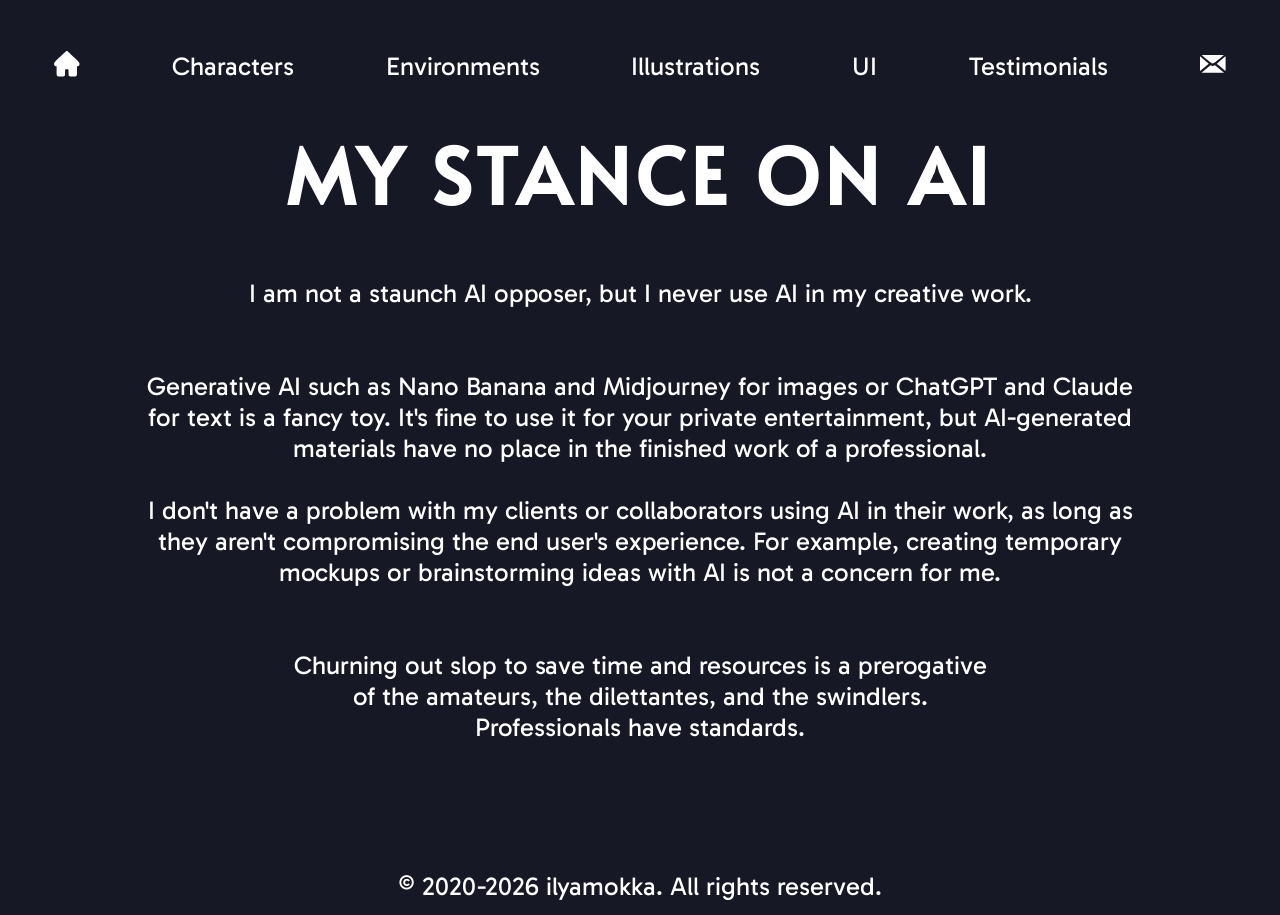
<file: ai-stance.html>
<!DOCTYPE html>
<html lang="en">
  <head>
    <meta charset="UTF-8">
    <meta name="viewport" content="width=device-width, initial-scale=1.0">
    <meta http-equiv="X-UA-Compatible" content="ie=edge">
    <title>ilyamokka's AI stance</title>
    <link rel="stylesheet" href="style.css">
    <link rel="icon" href="images/favicon.ico" type="image/x-icon">
    <script src="picture-card.js"></script>
  </head>
  <body>
    <main>
      <div class="navbar" style="margin-top: 2vw; margin-bottom: 2vw;">
        <a href="index">
          <svg
          class="navbar-current"
          
          version="1.1"
          id="svg1"
          style="width:var(--small-text-size); height:var(--small-text-size);"
          viewBox="0 0 682.66669 682.66669"
          xmlns="http://www.w3.org/2000/svg"
          xmlns:svg="http://www.w3.org/2000/svg">
          <path
              id="path1"
              class="link"
              style="fill-opacity:1;fill-rule:nonzero;stroke-width:31.8969;stroke-linecap:round;stroke-linejoin:round;paint-order:stroke fill markers"
              d="m 341.24096,1.9955902 c -2.1e-4,0 2.5e-4,0.00684 0,0.00685 -4.27427,0.00335 -14.37261,0.3643196 -33.58215,17.1674178 C 275.14494,47.610543 209.88591,107.51369 78.851101,232.05543 26.781071,281.54526 -1.4941406e-6,315.5819 -1.4941406e-6,347.40355 c 0,56.2025 53.4904334941406,59.97991 69.5112994941406,59.97991 v 213.91878 c 0,51.87406 43.571992,59.13831 43.571992,59.13831 0,0 112.04899,0.51873 133.8361,0 37.34657,-0.8892 48.2453,-21.78288 48.2453,-57.06507 V 516.34767 c 0,-22.99753 5.17605,-30.95474 26.87671,-30.95474 h 40.78713 c 19.71945,0.58116 24.67347,8.69878 24.67347,30.8384 v 107.02781 c 0,35.28219 10.89189,56.1759 48.23846,57.0651 21.78712,0.51873 133.8361,0 133.8361,0 0,0 43.57883,-7.26425 43.57883,-59.13831 V 407.27398 c 16.02086,0 69.5113,-3.77741 69.5113,-59.97991 0,-31.82165 -26.78104,-65.86512 -78.85107,-115.35495 C 472.78081,107.39738 407.52178,47.494224 375.00792,19.053534 355.79805,2.2501662 345.60503,2.0046041 341.32991,2.0024356 c -2.1e-4,-7e-6 2.5e-4,-0.00685 0,-0.00685 h -0.041 z" />
          </svg>
        </a>
        <a href="characters" class="link">Characters</a>
        <a href="environments" class="link">Environments</a>
        <a href="illustrations" class="link">Illustrations</a>
        <a href="ui" class="link">UI</a>
        <a href="testimonials" class="link">Testimonials</a>
        <a href="index?section=contact">
          <svg
          class="navbar-current"

          version="1.1"
          style="width:var(--small-text-size); height:var(--small-text-size);"
          viewBox="0 0 682.66669 475.17386">
          <path
              class="link"
              style="opacity:1;fill-opacity:1;fill-rule:nonzero;"
              d="m 44.813675,0 c 0,0 186.352765,156.37675 235.772065,197.84666 49.4193,41.4699 71.96315,41.5583 121.38371,0.0885 C 451.39006,156.46526 637.85301,1.1e-4 637.85301,1.1e-4 Z M 0,38.81582 V 432.42146 L 234.52985,235.61475 Z m 682.66669,0 c 0,0 -116.48599,97.74648 -174.72899,146.61968 l -59.8086,50.18699 c 0,0 39.21793,32.90752 58.8269,49.36126 58.57024,49.14593 175.71069,147.43771 175.71069,147.43771 z M 280.07198,273.83385 40.125406,475.17385 H 642.54128 l -239.95431,-201.34 c 0,0 -1.50503,1.26285 -6.95261,5.83387 -37.83475,27.44569 -78.81419,23.98824 -110.16621,-1.30601 -5.39617,-4.52786 -5.39617,-4.52786 -5.39617,-4.52786 z" />
          </svg>
        </a>
      </div>

      <h1 id="testimonials" class="big" style="margin-top: 0;">My stance on AI</h1>
      <div style="margin-right: 5vw; margin-left: 5vw; margin-bottom: 10vw;">
        <p class="small" style="text-align:center;margin-right: 5vw; margin-left: 5vw;">I am not a staunch AI opposer, but I never use AI in my creative work.<br><br><br>Generative AI such as Nano Banana and Midjourney for images or ChatGPT and Claude for text is a fancy toy. It's fine to use it for your private entertainment, but AI-generated materials have no place in the finished work of a professional.<br><br>I don't have a problem with my clients or collaborators using AI in their work, as long as they aren't compromising the end user's experience. For example, creating temporary mockups or brainstorming ideas with AI is not a concern for me.<br><br><br>Churning out slop to save time and resources is a prerogative<br>of the amateurs, the dilettantes, and the swindlers.<br>Professionals have standards.</p>
      </div>
      
      <p class="small">© 2020-2026 ilyamokka. All rights reserved.</p>
    </main>
  </body>
</html>
</file>
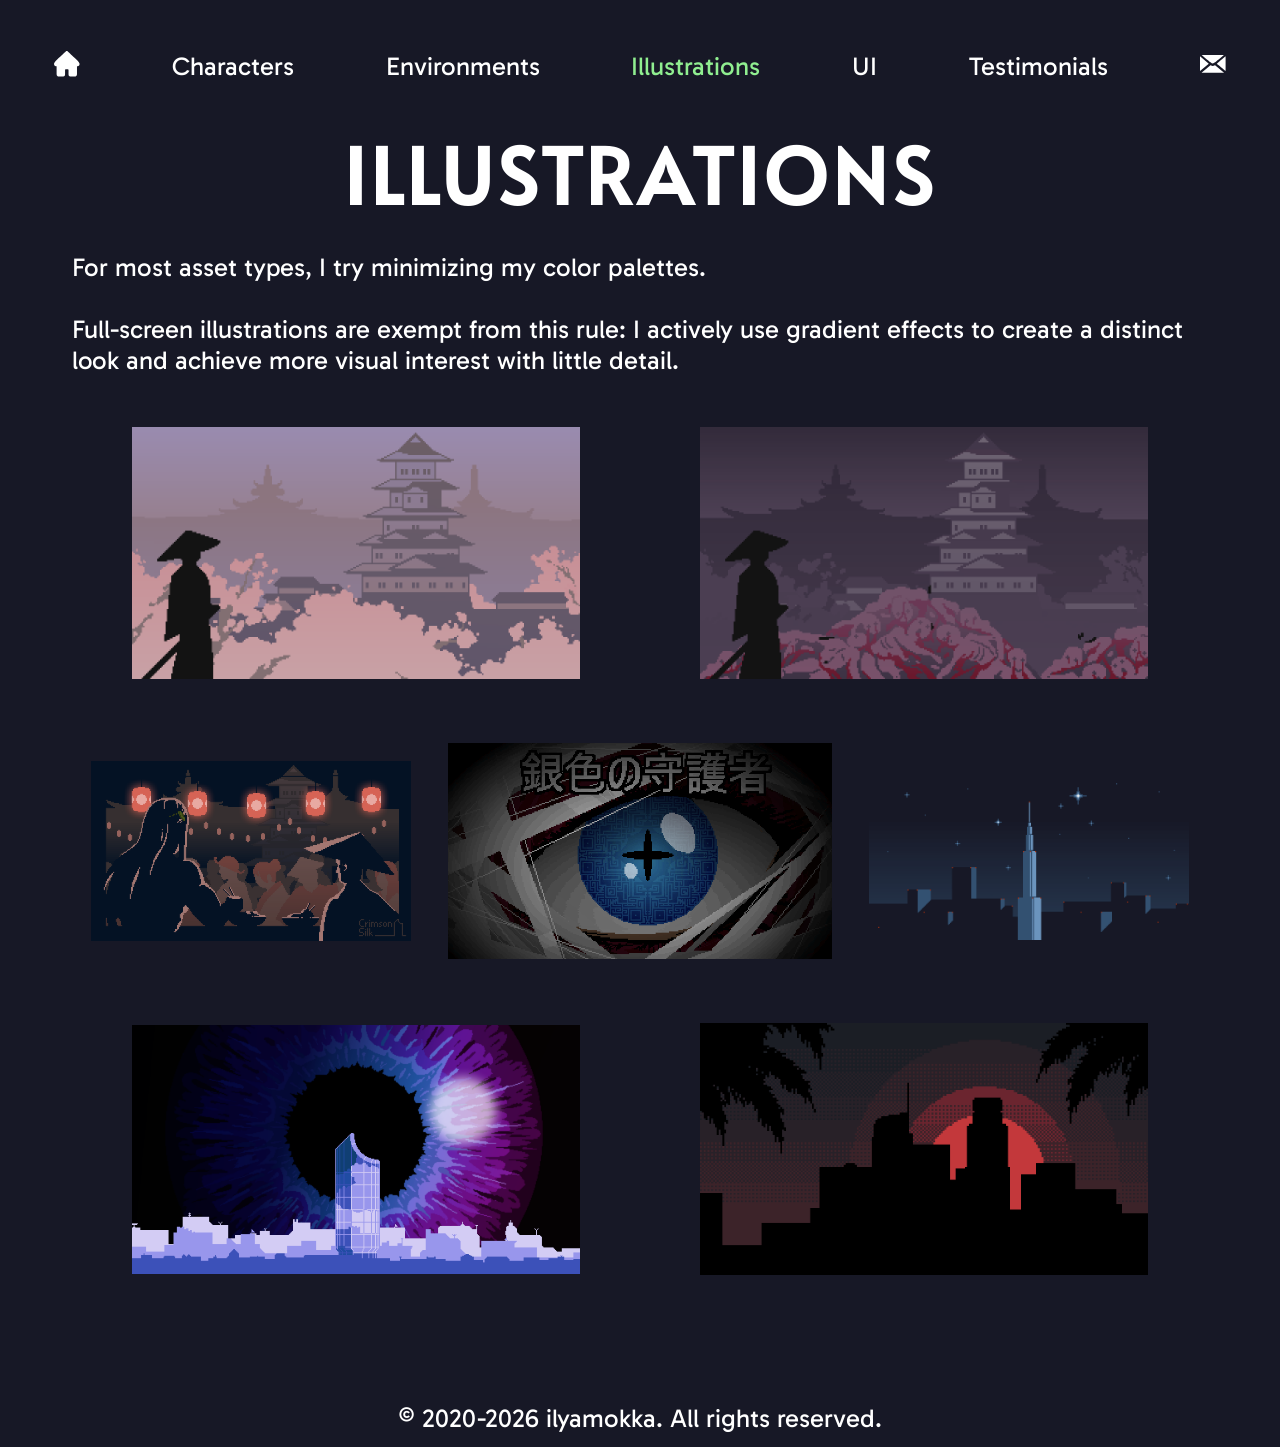
<file: illustrations.html>
<!DOCTYPE html>
<html lang="en">
  <head>
    <meta charset="UTF-8">
    <meta name="viewport" content="width=device-width, initial-scale=1.0">
    <meta http-equiv="X-UA-Compatible" content="ie=edge">
    <title>ilyamokka's illustrations</title>
    <link rel="stylesheet" href="style.css">
    <link rel="icon" href="images/favicon.ico" type="image/x-icon">
    <script src="picture-card.js"></script>
  </head>
  <body>
    <main>
      <div class="navbar" style="margin-top: 2vw; margin-bottom: 2vw;">
        <!-- <a href="index" class="link">Home</a> -->
         <a href="index">
         <svg
          class="navbar-current"
          
          version="1.1"
          id="svg1"
            style="width:var(--small-text-size); height:var(--small-text-size);"
          viewBox="0 0 682.66669 682.66669"
          xmlns="http://www.w3.org/2000/svg"
          xmlns:svg="http://www.w3.org/2000/svg">
          <path
            id="path1"
            class="link"
            style="fill-opacity:1;fill-rule:nonzero;stroke-width:31.8969;stroke-linecap:round;stroke-linejoin:round;paint-order:stroke fill markers"
            d="m 341.24096,1.9955902 c -2.1e-4,0 2.5e-4,0.00684 0,0.00685 -4.27427,0.00335 -14.37261,0.3643196 -33.58215,17.1674178 C 275.14494,47.610543 209.88591,107.51369 78.851101,232.05543 26.781071,281.54526 -1.4941406e-6,315.5819 -1.4941406e-6,347.40355 c 0,56.2025 53.4904334941406,59.97991 69.5112994941406,59.97991 v 213.91878 c 0,51.87406 43.571992,59.13831 43.571992,59.13831 0,0 112.04899,0.51873 133.8361,0 37.34657,-0.8892 48.2453,-21.78288 48.2453,-57.06507 V 516.34767 c 0,-22.99753 5.17605,-30.95474 26.87671,-30.95474 h 40.78713 c 19.71945,0.58116 24.67347,8.69878 24.67347,30.8384 v 107.02781 c 0,35.28219 10.89189,56.1759 48.23846,57.0651 21.78712,0.51873 133.8361,0 133.8361,0 0,0 43.57883,-7.26425 43.57883,-59.13831 V 407.27398 c 16.02086,0 69.5113,-3.77741 69.5113,-59.97991 0,-31.82165 -26.78104,-65.86512 -78.85107,-115.35495 C 472.78081,107.39738 407.52178,47.494224 375.00792,19.053534 355.79805,2.2501662 345.60503,2.0046041 341.32991,2.0024356 c -2.1e-4,-7e-6 2.5e-4,-0.00685 0,-0.00685 h -0.041 z" />
        </svg>
        </a>
        <a href="characters" class="link">Characters</a>
        <a href="environments" class="link">Environments</a>
        <a href="#illustrations" class="navbar-current">Illustrations</a>
        <a href="ui" class="link">UI</a>
        <a href="testimonials" class="link">Testimonials</a>
        <a href="index?section=contact">
        <svg
          class="navbar-current"

          version="1.1"
          style="width:var(--small-text-size); height:var(--small-text-size);"
          viewBox="0 0 682.66669 475.17386">
          <path
            class="link"
            style="opacity:1;fill-opacity:1;fill-rule:nonzero;"
            d="m 44.813675,0 c 0,0 186.352765,156.37675 235.772065,197.84666 49.4193,41.4699 71.96315,41.5583 121.38371,0.0885 C 451.39006,156.46526 637.85301,1.1e-4 637.85301,1.1e-4 Z M 0,38.81582 V 432.42146 L 234.52985,235.61475 Z m 682.66669,0 c 0,0 -116.48599,97.74648 -174.72899,146.61968 l -59.8086,50.18699 c 0,0 39.21793,32.90752 58.8269,49.36126 58.57024,49.14593 175.71069,147.43771 175.71069,147.43771 z M 280.07198,273.83385 40.125406,475.17385 H 642.54128 l -239.95431,-201.34 c 0,0 -1.50503,1.26285 -6.95261,5.83387 -37.83475,27.44569 -78.81419,23.98824 -110.16621,-1.30601 -5.39617,-4.52786 -5.39617,-4.52786 -5.39617,-4.52786 z" />
        </svg>
        </a>
      </div>
      <h1 id="illustrations" class="big" style="margin-top: 0; margin-bottom: 1vw;">Illustrations</h1>
      <p class="paragraph">For most asset types, I try minimizing my color palettes.<br><br>Full-screen illustrations are exempt from this rule: I actively use gradient effects to create a distinct look and achieve more visual interest with little detail.</p>
      <div class="gallery" style="margin-bottom: 10vw;">
        <picture-card src="images/illustrations/more/sakura.png" w="35vw" rl="right" cap="Before" href="itself"></picture-card>
        <picture-card src="images/illustrations/more/flies.gif" w="35vw" rl="left" cap="After" href="itself"></picture-card>

        <!-- <picture-card src="images/illustrations/more/illustrations3.png" w="20vw" href="itself" style="flex-basis: 90%;"></picture-card> -->

        <picture-card src="images/illustrations/more/ill-1-food-stand.png" cap="Yatai" w="25vw" rl="right" href="itself"></picture-card>
        <picture-card src="images/illustrations/abilities.gif" w="30vw" href="itself"></picture-card>
        <picture-card src="images/meltdown-screenshake.gif" cap="AKIRA-style explosion" w="25vw" rl="left" href="itself"></picture-card>

        <picture-card src="images/illustrations/more/eye-in-the-sky.png" w="35vw" rl="right" href="itself"></picture-card>
        <picture-card src="images/illustrations/hero-unused.png" w="35vw" rl="left" href="itself"></picture-card>

        <!-- <picture-card src="images/illustrations/more/trailer-logos4.png" w="35vw" rl="right" href="itself"></picture-card>
        <picture-card src="images/illustrations/more/mespa-slideshow-updated.png" w="35vw" rl="left" href="itself"></picture-card> -->
      </div>
      <p class="small">© 2020-2026 ilyamokka. All rights reserved.</p>
    </main>
  </body>
</html>
</file>
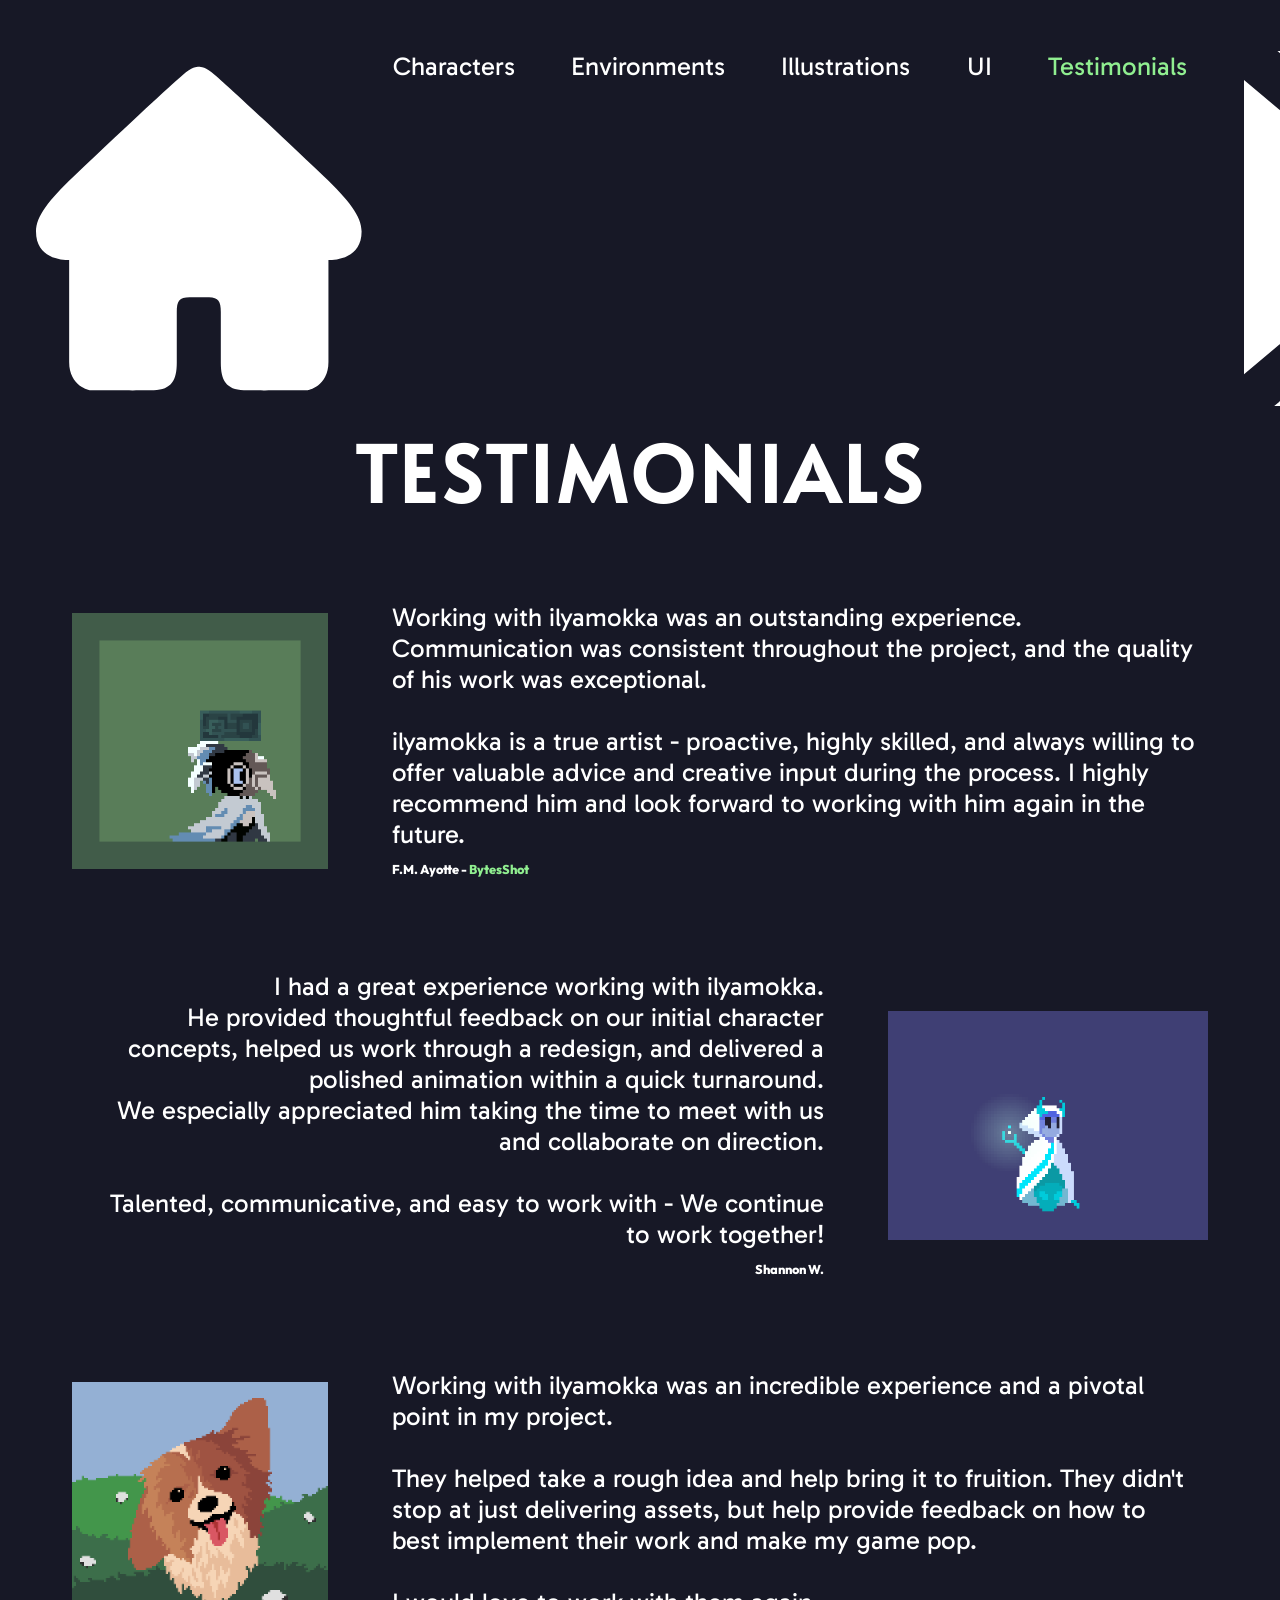
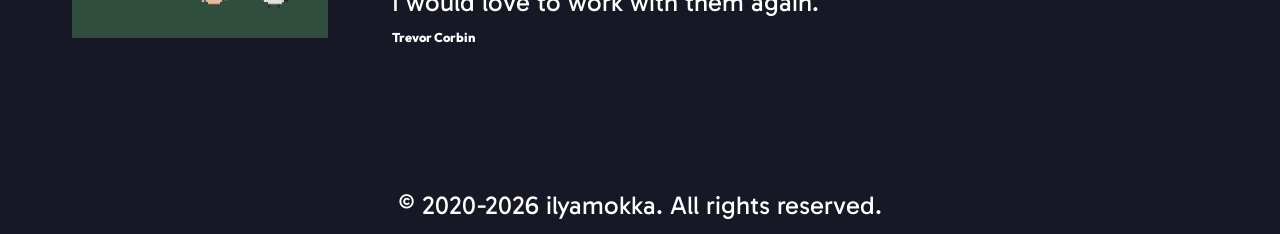
<file: testimonials.html>
<!DOCTYPE html>
<html lang="en">
  <head>
    <meta charset="UTF-8">
    <meta name="viewport" content="width=device-width, initial-scale=1.0">
    <meta http-equiv="X-UA-Compatible" content="ie=edge">
    <title>ilyamokka's portfolio</title>
    <link rel="stylesheet" href="style.css">
    <link rel="icon" href="images/favicon.ico" type="image/x-icon">
    <script src="picture-card.js"></script>
  </head>
  <body>
    <main>
      <div class="navbar" style="margin-top: 2vw; margin-bottom: 2vw;">
        <!-- <p onclick="document.getElementById('hi').scrollIntoView()" class="navbar-current">Home</p> -->
        <a href="index">
         <svg
          class="navbar-current"
          
          version="1.1"
          id="svg1"
          width="var(--small-text-size)"
          height="var(--small-text-size)"
          viewBox="0 0 682.66669 682.66669"
          xmlns="http://www.w3.org/2000/svg"
          xmlns:svg="http://www.w3.org/2000/svg">
          <path
            id="path1"
            class="link"
            style="fill-opacity:1;fill-rule:nonzero;stroke-width:31.8969;stroke-linecap:round;stroke-linejoin:round;paint-order:stroke fill markers"
            d="m 341.24096,1.9955902 c -2.1e-4,0 2.5e-4,0.00684 0,0.00685 -4.27427,0.00335 -14.37261,0.3643196 -33.58215,17.1674178 C 275.14494,47.610543 209.88591,107.51369 78.851101,232.05543 26.781071,281.54526 -1.4941406e-6,315.5819 -1.4941406e-6,347.40355 c 0,56.2025 53.4904334941406,59.97991 69.5112994941406,59.97991 v 213.91878 c 0,51.87406 43.571992,59.13831 43.571992,59.13831 0,0 112.04899,0.51873 133.8361,0 37.34657,-0.8892 48.2453,-21.78288 48.2453,-57.06507 V 516.34767 c 0,-22.99753 5.17605,-30.95474 26.87671,-30.95474 h 40.78713 c 19.71945,0.58116 24.67347,8.69878 24.67347,30.8384 v 107.02781 c 0,35.28219 10.89189,56.1759 48.23846,57.0651 21.78712,0.51873 133.8361,0 133.8361,0 0,0 43.57883,-7.26425 43.57883,-59.13831 V 407.27398 c 16.02086,0 69.5113,-3.77741 69.5113,-59.97991 0,-31.82165 -26.78104,-65.86512 -78.85107,-115.35495 C 472.78081,107.39738 407.52178,47.494224 375.00792,19.053534 355.79805,2.2501662 345.60503,2.0046041 341.32991,2.0024356 c -2.1e-4,-7e-6 2.5e-4,-0.00685 0,-0.00685 h -0.041 z" />
        </svg>
        </a>
        <a href="characters" class="link">Characters</a>
        <a href="environments" class="link">Environments</a>
        <a href="illustrations" class="link">Illustrations</a>
        <a href="ui" class="link">UI</a>
        <a href="#testimonials" class="navbar-current">Testimonials</a>
        <!-- <p onclick="document.getElementById('contact').scrollIntoView()" class="link">Contact</p> -->
        <a href="index?section=contact">
        <svg
          class="navbar-current"

          version="1.1"
          height="var(--small-text-size)"
          viewBox="0 0 682.66669 475.17386">
          <path
            class="link"
            style="opacity:1;fill-opacity:1;fill-rule:nonzero;"
            d="m 44.813675,0 c 0,0 186.352765,156.37675 235.772065,197.84666 49.4193,41.4699 71.96315,41.5583 121.38371,0.0885 C 451.39006,156.46526 637.85301,1.1e-4 637.85301,1.1e-4 Z M 0,38.81582 V 432.42146 L 234.52985,235.61475 Z m 682.66669,0 c 0,0 -116.48599,97.74648 -174.72899,146.61968 l -59.8086,50.18699 c 0,0 39.21793,32.90752 58.8269,49.36126 58.57024,49.14593 175.71069,147.43771 175.71069,147.43771 z M 280.07198,273.83385 40.125406,475.17385 H 642.54128 l -239.95431,-201.34 c 0,0 -1.50503,1.26285 -6.95261,5.83387 -37.83475,27.44569 -78.81419,23.98824 -110.16621,-1.30601 -5.39617,-4.52786 -5.39617,-4.52786 -5.39617,-4.52786 z" />
        </svg>
        </a>
      </div>

      <h1 id="testimonials" class="big" style="margin-top: 0; margin-bottom: 5vw;">Testimonials</h1>
      <div style="margin-right: 5vw; margin-left: 5vw; margin-bottom: 10vw; margin-top: 1vw;">
        <!-- <div style="display: flex; justify-content: start; margin-bottom: 5vw;">
            <picture-card src="images/ui/branding/dailies-light-1024.png" fallback="gif" w="20vw" cap="Dailies app icon" href="itself"></picture-card>
            <p class="small" style="text-align:left;">Lorem ipsum dolor sit amet.<br><b style="font-size: var(--smaller-text-size);">Tommy Atkins, ACME Inc.</b></p>
        </div> -->
        <div style="display: flex; justify-content: end; margin-bottom: 5vw; align-items: center;">
          <picture-card src="images/characters/actions/bonk-post.gif" fallback="gif" w="20vw" cap="App icon and character assets" rl="right" href="itself"></picture-card>
          <p class="small" style="text-align:left; margin-left: 5vw;">Working with ilyamokka was an outstanding experience. Communication was consistent throughout the project, and the quality of his work was exceptional.<br><br>ilyamokka is a true artist - proactive, highly skilled, and always willing to offer valuable advice and creative input during the process. I highly recommend him and look forward to working with him again in the future.<br><b style="font-size: var(--smaller-text-size);">F.M. Ayotte - <a href="https://bytesshot.com" class="inline-link">BytesShot</a></b></p>
        </div>
        <div style="display: flex; justify-content: end; margin-bottom: 5vw; align-items: center;">
          <p class="small" style="text-align:right; margin-right: 5vw; ">I had a great experience working with ilyamokka.<br>He provided thoughtful feedback on our initial character concepts, helped us work through a redesign, and delivered a polished animation within a quick turnaround.<br>We especially appreciated him taking the time to meet with us and collaborate on direction.<br><br>Talented, communicative, and easy to work with - We continue to work together!<br><b style="font-size: var(--smaller-text-size);">Shannon W.</b></p>
          <picture-card src="images/characters/actions/hit.gif" fallback="gif" w="25vw" cap="Character redesign and animation" rl="left" href="itself"></picture-card>
        </div>
        <div style="display: flex; justify-content: end; margin-bottom: 10vw; align-items: center;">
          <picture-card src="images/characters/portraits/corgi.png" fallback="gif" w="20vw" cap="App icon and character assets" rl="right" href="itself"></picture-card>
          <p class="small" style="text-align:left; margin-left: 5vw; ">Working with ilyamokka was an incredible experience and a pivotal point in my project.<br><br>They helped take a rough idea and help bring it to fruition. They didn't stop at just delivering assets, but help provide feedback on how to best implement their work and make my game pop.<br><br>I would love to work with them again.<br><b style="font-size: var(--smaller-text-size);">Trevor Corbin</b></p>
        </div>
      </div>
      
      <p class="small">© 2020-2026 ilyamokka. All rights reserved.</p>
    </main>
  </body>
</html>
</file>
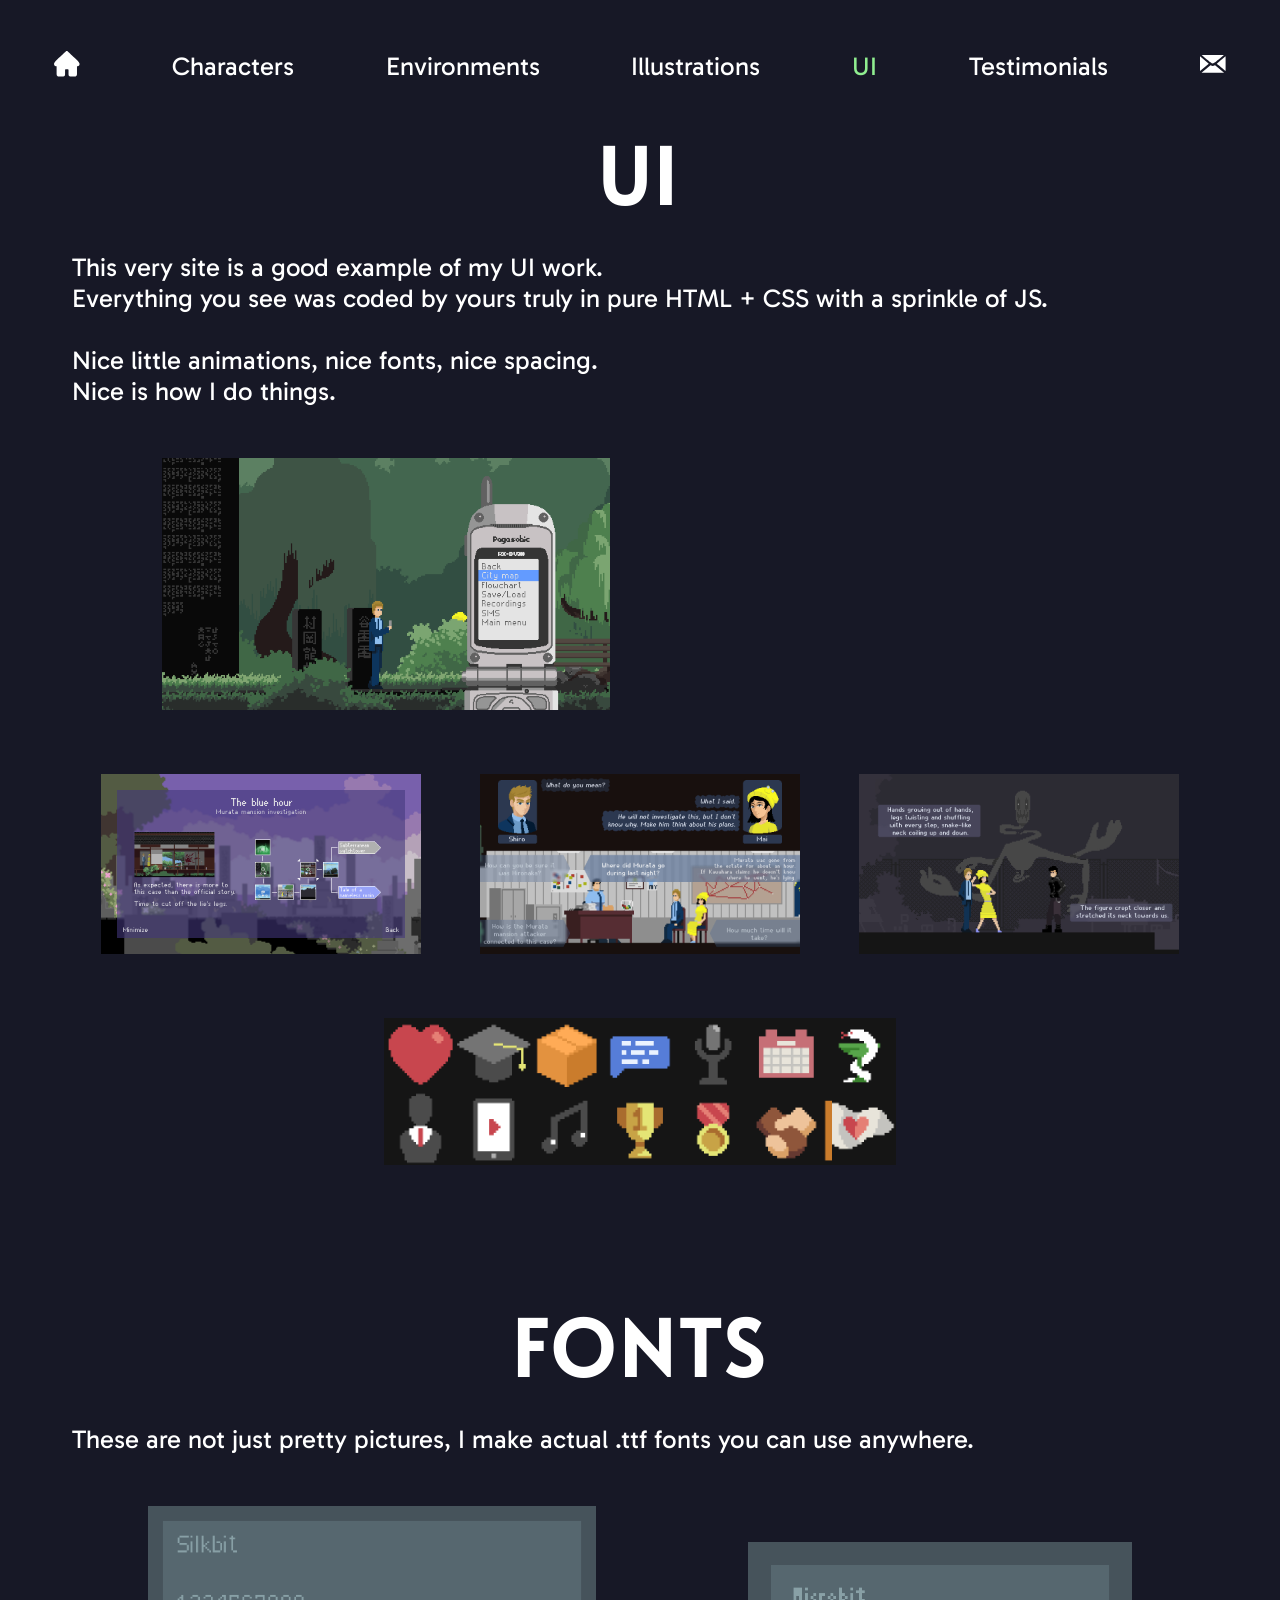
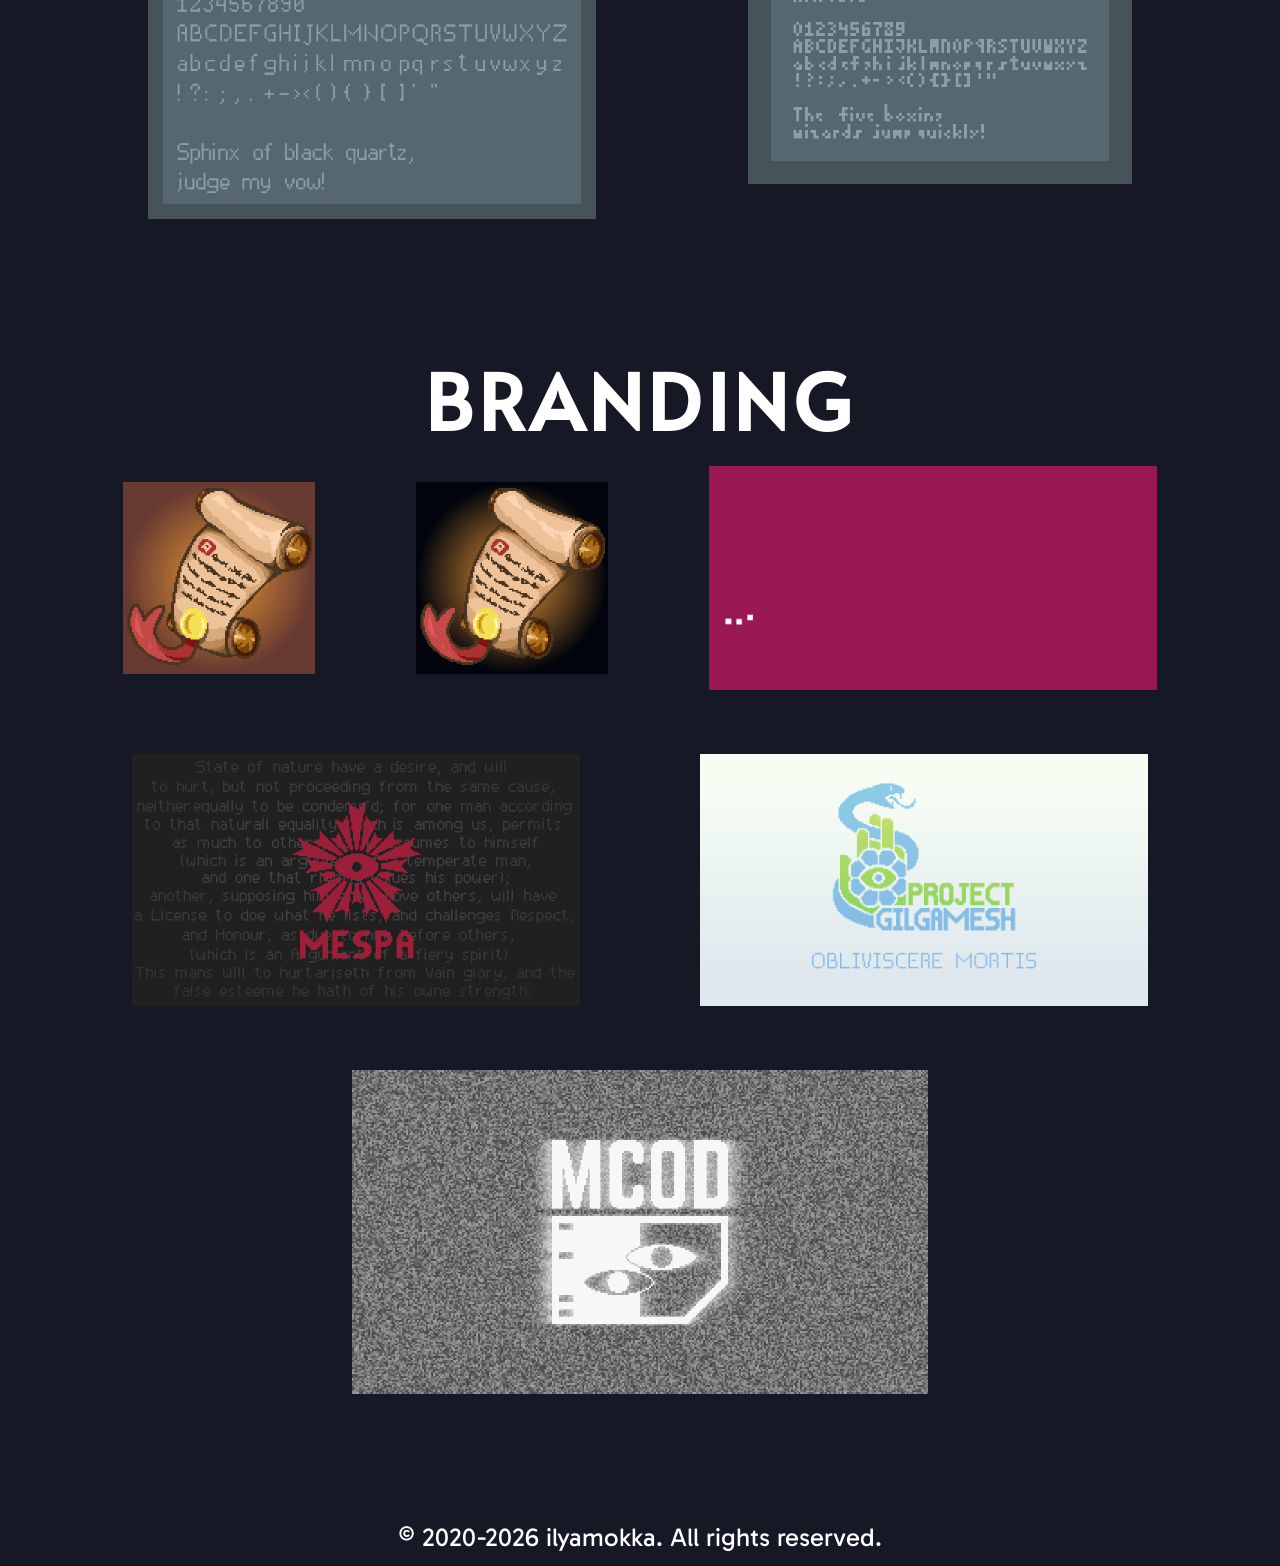
<file: ui.html>
<!DOCTYPE html>
<html lang="en">
  <head>
    <meta charset="UTF-8">
    <meta name="viewport" content="width=device-width, initial-scale=1.0">
    <meta http-equiv="X-UA-Compatible" content="ie=edge">
    <title>ilyamokka's UI</title>
    <link rel="stylesheet" href="style.css">
    <link rel="icon" href="images/favicon.ico" type="image/x-icon">
    <script src="picture-card.js"></script>
  </head>
  <body>
    <main>
      <div class="navbar" style="margin-top: 2vw; margin-bottom: 2vw;">
        <!-- <a href="index" class="link">Home</a> -->
        <a href="index">
        <svg
          class="navbar-current"
          
          version="1.1"
          id="svg1"
          style="width:var(--small-text-size); height:var(--small-text-size);"
          viewBox="0 0 682.66669 682.66669"
          xmlns="http://www.w3.org/2000/svg"
          xmlns:svg="http://www.w3.org/2000/svg">
          <path
            id="path1"
            class="link"
            style="fill-opacity:1;fill-rule:nonzero;stroke-width:31.8969;stroke-linecap:round;stroke-linejoin:round;paint-order:stroke fill markers"
            d="m 341.24096,1.9955902 c -2.1e-4,0 2.5e-4,0.00684 0,0.00685 -4.27427,0.00335 -14.37261,0.3643196 -33.58215,17.1674178 C 275.14494,47.610543 209.88591,107.51369 78.851101,232.05543 26.781071,281.54526 -1.4941406e-6,315.5819 -1.4941406e-6,347.40355 c 0,56.2025 53.4904334941406,59.97991 69.5112994941406,59.97991 v 213.91878 c 0,51.87406 43.571992,59.13831 43.571992,59.13831 0,0 112.04899,0.51873 133.8361,0 37.34657,-0.8892 48.2453,-21.78288 48.2453,-57.06507 V 516.34767 c 0,-22.99753 5.17605,-30.95474 26.87671,-30.95474 h 40.78713 c 19.71945,0.58116 24.67347,8.69878 24.67347,30.8384 v 107.02781 c 0,35.28219 10.89189,56.1759 48.23846,57.0651 21.78712,0.51873 133.8361,0 133.8361,0 0,0 43.57883,-7.26425 43.57883,-59.13831 V 407.27398 c 16.02086,0 69.5113,-3.77741 69.5113,-59.97991 0,-31.82165 -26.78104,-65.86512 -78.85107,-115.35495 C 472.78081,107.39738 407.52178,47.494224 375.00792,19.053534 355.79805,2.2501662 345.60503,2.0046041 341.32991,2.0024356 c -2.1e-4,-7e-6 2.5e-4,-0.00685 0,-0.00685 h -0.041 z" />
        </svg>
        </a>
        <a href="characters" class="link">Characters</a>
        <a href="environments" class="link">Environments</a>
        <a href="illustrations" class="link">Illustrations</a>
        <a href="#ui" class="navbar-current">UI</a>
        <a href="testimonials" class="link">Testimonials</a>
        <a href="index?section=contact">
        <svg
          class="navbar-current"

          version="1.1"
          style="width:var(--small-text-size); height:var(--small-text-size);"
          viewBox="0 0 682.66669 475.17386">
          <path
            class="link"
            style="opacity:1;fill-opacity:1;fill-rule:nonzero;"
            d="m 44.813675,0 c 0,0 186.352765,156.37675 235.772065,197.84666 49.4193,41.4699 71.96315,41.5583 121.38371,0.0885 C 451.39006,156.46526 637.85301,1.1e-4 637.85301,1.1e-4 Z M 0,38.81582 V 432.42146 L 234.52985,235.61475 Z m 682.66669,0 c 0,0 -116.48599,97.74648 -174.72899,146.61968 l -59.8086,50.18699 c 0,0 39.21793,32.90752 58.8269,49.36126 58.57024,49.14593 175.71069,147.43771 175.71069,147.43771 z M 280.07198,273.83385 40.125406,475.17385 H 642.54128 l -239.95431,-201.34 c 0,0 -1.50503,1.26285 -6.95261,5.83387 -37.83475,27.44569 -78.81419,23.98824 -110.16621,-1.30601 -5.39617,-4.52786 -5.39617,-4.52786 -5.39617,-4.52786 z" />
        </svg>
        </a>
      </div>
      
      <h1 id="ui" class="big" style="margin-top: 0; margin-bottom: 1vw;">UI</h1>
      <p class="paragraph">This very site is a good example of my UI work.<br>Everything you see was coded by yours truly in pure HTML + CSS with a sprinkle of JS.<br><br>Nice little animations, nice fonts, nice spacing.<br>Nice is how I do things.</p>
      <div class="gallery" style="margin-bottom: 10vw;">
        <picture-card src="images/ui/phone-mockup.gif" w="35vw" cap="Mockup" fs="1vw" rl="right" bg="#406746" style="flex-basis: 50%;" href="itself"></picture-card>
        
        <!-- <div class="move-left" style="display:block;margin:auto;">
                <video style="width: 35vw;" loop autoplay muted>
                        <source src="images/ui/more/phone-menu.mp4" type="video/mp4"/>
                </video>
                <p class="image-text centered-at-the-bottom" style="font-size:1vw; background-color:#406746;">Implementation</p>
        </div> -->

        <picture-card src="images/ui/more/phone-menu.mp4" fallback="png" w="35vw" cap="Implementation" fs="1vw" rl="left" href="itself"></picture-card>
        <picture-card src="images/ui/more/graph.jpg" w="25vw" cap="Story flowchart menu" fs="1vw" rl="right" href="itself"></picture-card>
        <picture-card src="images/ui/more/dialogue.jpg" w="25vw" cap="Dialogue system" fs="1vw" href="itself"></picture-card>
        <picture-card src="images/ui/more/textboxes.jpg" w="25vw" cap="Floating textboxes" fs="1vw" rl="left" href="itself"></picture-card>
        <picture-card src="images/ui/august-icons.png" w="40vw" cap="UI icons" fs="1vw" href="itself"></picture-card>
      </div>

      <h1 id="fonts" class="big" style="margin-top: 0; margin-bottom: 1vw;">Fonts</h1>
      <p class="paragraph">These are not just pretty pictures, I make actual .ttf fonts you can use anywhere.</p>
      <div class="gallery" style="margin-bottom: 10vw;">
        <picture-card src="images/ui/fonts/silkbit.png" w="35vw" cap="Silkbit: Readable interface font" href="itself"></picture-card>
        <picture-card src="images/ui/fonts/microbit.png" w="30vw" cap="Microbit: Minimal 3x5 font" href="itself"></picture-card>
      </div>

      <h1 id="branding" class="big" style="margin-top: 0; margin-bottom: 1vw;">Branding</h1>
      <div class="gallery" style="margin-bottom: 10vw;">
        <picture-card src="images/ui/branding/dailies-light-1024.png" w="15vw" cap="App icon light" href="itself"></picture-card>
        <picture-card src="images/ui/branding/dailies-dark-1024.png" w="15vw" cap="App icon dark" href="itself"></picture-card>
        <picture-card src="images/ui/animated-logo.gif" w="35vw" cap="SVG logo animated with Rive" href="itself"></picture-card>

        
        <picture-card src="images/ui/branding/mespa-slideshow-updated.png" w="35vw" cap="In-game graphic" href="itself"></picture-card>
        <picture-card src="images/ui/branding/trailer-logos4.png" w="35vw" cap="In-game graphic" href="itself"></picture-card>
        <picture-card src="images/ui/branding/mcod.gif" w="45vw" cap="In-game graphic" href="itself"></picture-card>
      </div>
      <p class="small">© 2020-2026 ilyamokka. All rights reserved.</p>
    </main>
  </body>
</html>
</file>
<file: style.css>
@font-face {
  font-family: ParagraphFontRegular;
  src: url(fonts/Gabarito-Regular.ttf);
}

@font-face {
  font-family: ParagraphFontBold;
  src: url(fonts/Outfit-ExtraBold.ttf);
}

@font-face {
  font-family: CityFont;
  src: url(fonts/VinaSans-Regular.ttf);
}

@font-face {
  font-family: TitleFont;
  src: url(fonts/Alata-Regular.ttf);
}

:root {
  --tiny-text-size: 0.5vw;
  --smaller-text-size: 1vw;
  --small-text-size: 2vw;
  --big-text-size: 6vw;
  --navbar-padding-top: 1vw;
  --navbar-padding-bottom: 0vw;
  --navbar-row-gap: 1vw;

  /* --theme-color: #b5ad08; */
  --theme-color: lightgreen;
  --shadow-color: rgba(5, 5, 20, 1);
  --gap-5vw: 5vw;
}

@media screen and (min-width: 800px) and (max-width: 1200px) {
    :root {
      --tiny-text-size: 0.75vw;
      --smaller-text-size: 1.5vw;
      --small-text-size: 3vw;
      --big-text-size: 7vw;
      --navbar-padding-top: 3vw;
      --navbar-padding-bottom: 2vw;
      --navbar-row-gap: 2vw;
    }
}

@media screen and (min-width: 400px) and (max-width: 800px) {
    :root {
      --tiny-text-size: 1vw;
      --smaller-text-size: 2vw;
      --small-text-size: 4vw;
      --big-text-size: 8vw;
      --navbar-padding-top: 5vw;
      --navbar-padding-bottom: 4vw;
      --navbar-row-gap: 3vw;
      /* --gap-5vw: 0; */
    }
    /* img[style] {
      width: fill !important;
    } */
}

@media screen and (max-width: 400px) {
    :root {
      --tiny-text-size: 1.25vw;
      --smaller-text-size: 2.5vw;
      --small-text-size: 5vw;
      --big-text-size: 9vw;
      --navbar-padding-top: 7vw;
      --navbar-padding-bottom: 6vw;
      --navbar-row-gap: 4vw;
      /* --gap-5vw: 0; */
    }
    /* img[style] {
      width: fill !important;
    } */
}

.navbar {
  position: sticky;
  padding-top: var(--navbar-padding-top);
  top: -1vw;
  padding-bottom: var(--navbar-padding-bottom);
  background-color: #171826;
  display: flex;
  flex-direction: row;
  justify-content: space-around;
  flex-wrap: wrap;
  row-gap: var(--navbar-row-gap);
  z-index: 9999;
}

* {
  scroll-behavior: smooth;
  scrollbar-color: white #171826;
  scrollbar-width: thin;
  /* scrollbar-width: none; */
  transition: all 0.1s ease-out;
}

html {
  background-color: #171826;
  overflow-x: hidden;
}

b {
    font-family: ParagraphFontBold !important;
}

img {
  image-rendering: optimizeQuality;
  vertical-align: bottom;
  stroke-width: 2;
  stroke-color: white;

  object-fit: cover;
}

.move-view {
  display: block;
  margin:auto;
  max-width: 90%;
  max-height: 80vh;
}

.move-view:hover {
  /* transition-duration: 0s; */
  cursor: pointer;
  transform: scale(1.05);
  z-index: 99999;
}

.move-view:active {
  transform: scale(1);
}

/* .move-view:active {
  transition-duration: 0s;
  transform: scale(1) translate(-50%, -50%);
  max-width: none;
  max-height: none;
  position:fixed;
  top:50%;
  left:50%;
  width: 90vw;
  height: 90vh;
  object-fit: contain;
  z-index: 99999;
} */

.move-nowhere:hover {
  cursor: pointer;
  transform: scale(1.5);
  z-index: 999;

  opacity: 1;

  box-shadow: 0vw 1vw 2vw var(--shadow-color);
}

.move-nowhere:active {
  transform: scale(1.3) translateY(10%);
  opacity: 0.5;
}

.move-right:hover {
  cursor: pointer;
  transform: scale(1.5) translateX(12%);
  box-shadow: 0vw 1vw 2vw var(--shadow-color);
}

.move-left:hover {
  cursor: pointer;
  transform: scale(1.5) translateX(-12%);
  box-shadow: 0vw 1vw 2vw var(--shadow-color);
}

.move-right:active {
  transform: scale(1.3) translateX(12%) translateY(10%);
  opacity: 0.5;
}

.move-left:active {
  transform: scale(1.2) translateX(-12%) translateY(10%);
  opacity: 0.5;
}

.move-nowhere:hover .image-text {
  opacity: 1;
}

.move-right:hover .image-text {
  opacity: 1;
}

.move-left:hover .image-text {
  opacity: 1;
}

.image-text {
  font-family: ParagraphFontRegular;
  font-size: var(--smaller-text-size);
  color: white;
  text-decoration: none;
  text-align: center;
  opacity: 0;
  text-shadow: 0 0 5px black;
}

.small {
    font-family: ParagraphFontRegular;
    font-size: 48px;
    font-size: var(--small-text-size);
    color: white;
    margin: 20px;
    margin: 1vw;
    text-decoration: none;
    text-align: center;
}

.tiny {
  font-size: var(--tiny-text-size);
}

.paragraph {
    font-family: ParagraphFontRegular;
    font-size: 48px;
    font-size: var(--small-text-size);
    color: white;
    padding-left: 5vw;
    padding-right: 5vw;
    margin-bottom: 4vw;
    text-decoration: none;
    text-align: left;
}

.link {
    font-family: ParagraphFontRegular;
    font-size: 48px;
    font-size: var(--small-text-size);
    color: white;
    fill: white;
    margin: 20px;
    margin: 1vw;
    text-decoration: none;
    position: relative;
    top: 0px;
    cursor: pointer;
    user-select: none;
}

.link:hover {
    color: var(--theme-color);
    fill: var(--theme-color)
}

.link:active {
  transform: scale(0.9) translateY(10%);
  opacity: 0.5;
}

.navbar-current {
    font-family: ParagraphFontRegular;
    font-size: 48px;
    font-size: var(--small-text-size);
    color: var(--theme-color);
    fill: var(--theme-color);
    margin: 20px;
    margin: 1vw;
    text-decoration: none;
    position: relative;
    top: 0px;

    cursor: pointer;
    user-select: none;
}

.navbar-current:hover {
    color: white;
    fill: white;
}

.navbar-current:active {
  transform: scale(0.9) translateY(10%);
  opacity: 0.5;
}

.inline-link {
    color: var(--theme-color);
    text-decoration: none;
    position: relative;
    top: 0px;
}

.inline-link:hover {
    color: white;
}

.inline-link:active {
  top: 0.3vw;
  font-size: 0.7lh;
  opacity: 0.5;
}

.btn {
  color: white;
  text-shadow: 0 0 5px black;
  text-decoration: none;
  position: relative;
  top: 0px;
  font-size: 4vh;
  user-select: none;
  cursor: pointer;
}

.btn-right {
  color: white;
  text-shadow: 0 0 5px black;
  text-decoration: none;
  position: relative;
  top: 0px;
  font-size: 4vh;
  user-select: none;
  cursor: pointer;
}

.btn-left {
  color: white;
  text-shadow: 0 0 5px black;
  text-decoration: none;
  position: relative;
  top: 0px;
  font-size: 4vh;
  user-select: none;
  cursor: pointer;
}

.btn:hover {
  color: var(--theme-color);
  transform: scale(1.2);
}

.btn:active {
  transform: scale(0.8);
  opacity: 0.5;
}

.btn-right:hover {
  color: var(--theme-color);
  transform: scale(1.2);
}

.btn-right:active {
  transform: scale(0.8) translate(-1vw, 0);
  opacity: 0.5;
}

.btn-left:hover {
  color: var(--theme-color);
  transform: scale(1.2);
}

.btn-left:active {
  transform: scale(0.8) translate(1vw, 0);
  opacity: 0.5;
}

.big {
    font-family: TitleFont;
    font-size: 96px;
    font-size: var(--big-text-size);
    color: white;
    scroll-margin-top: calc(1lh + var(--navbar-padding-bottom));
    text-align: center;
    margin-top: 8vw;
    margin-bottom: 4vw;
    text-transform: uppercase;
    letter-spacing: 0.4vw;
}

h2 {
  font-family: TitleFont;
  font-size: 3vw;
  color: white;
  scroll-margin-top: 0.6lh;
  text-align: left;
  padding-left: 5vw;
  letter-spacing: 0.4vw;
}

.gallery {
  display: flex;
  justify-content: space-around;
  row-gap: var(--gap-5vw);
  align-items: center;
  flex-wrap: wrap;
  padding-right: var(--gap-5vw);
  padding-left: var(--gap-5vw);
}

.image-card {
  width : 100%;
  height : 100%;
  object-fit : cover;
  object-position: center;
  flex-grow: 1;
}

.centralized-column {
  display: flex;
  flex-direction: column;
  position:relative;
  text-align: center;
}

.image {
  width: 60vw;
}

.centralized-column-extra {
  display: flex;
  flex-direction: column;
  position:relative;
  text-align: center;
  align-items: center !important;
}

.centered {
  position: absolute;
  top: 50%;
  left: 50%;
  transform: translate(-50%, -90%);
}

.centered-at-the-bottom {
  position: absolute;
  top: 80%;
  left: 50%;
  transform: translate(-50%, -50%);
  pointer-events: none;
}

@keyframes jiggle-left-keyframes {
  0% { transform: translateX(-2vw); opacity: 0.5; }
  100% { transform: translateX(0); opacity: 1; }
}

@keyframes jiggle-right-keyframes {
  0% { transform: translateX(2vw); opacity: 0.5; }
  100% { transform: translateX(0); opacity: 1; }
}

.jiggle-right {
  animation: jiggle-right-keyframes 0.2s ease-in-out;
}

.jiggle-left {
  animation: jiggle-left-keyframes 0.2s ease-in-out;
}

.dot {
    height: fit-content;
    font-family: ParagraphFontRegular;
    font-size: var(--smaller-text-size);
    color: white;
    margin-right: 1vw;
    margin-left: 1vw;
    text-decoration: none;
    cursor: pointer;
    user-select: none;
}

.dot:hover {
    transform: scale(1.1);
    color: var(--theme-color);
}

.dot:active {
  transform: scale(0.9);
  opacity: 0.5;
}

.dot-current {
    font-family: ParagraphFontRegular;
    font-size: var(--small-text-size);
    color: var(--theme-color);
    margin-right: 1vw;
    margin-left: 1vw;
    text-decoration: none;
    cursor: pointer;
    user-select: none;
    vertical-align:middle;
}

.dot-current:hover {
    transform: scale(1.1);
    color: white;
}

.dot-current:active {
  transform: scale(0.9);
  opacity: 0.5;
}

.hidden {
  display: none;
}
</file>
